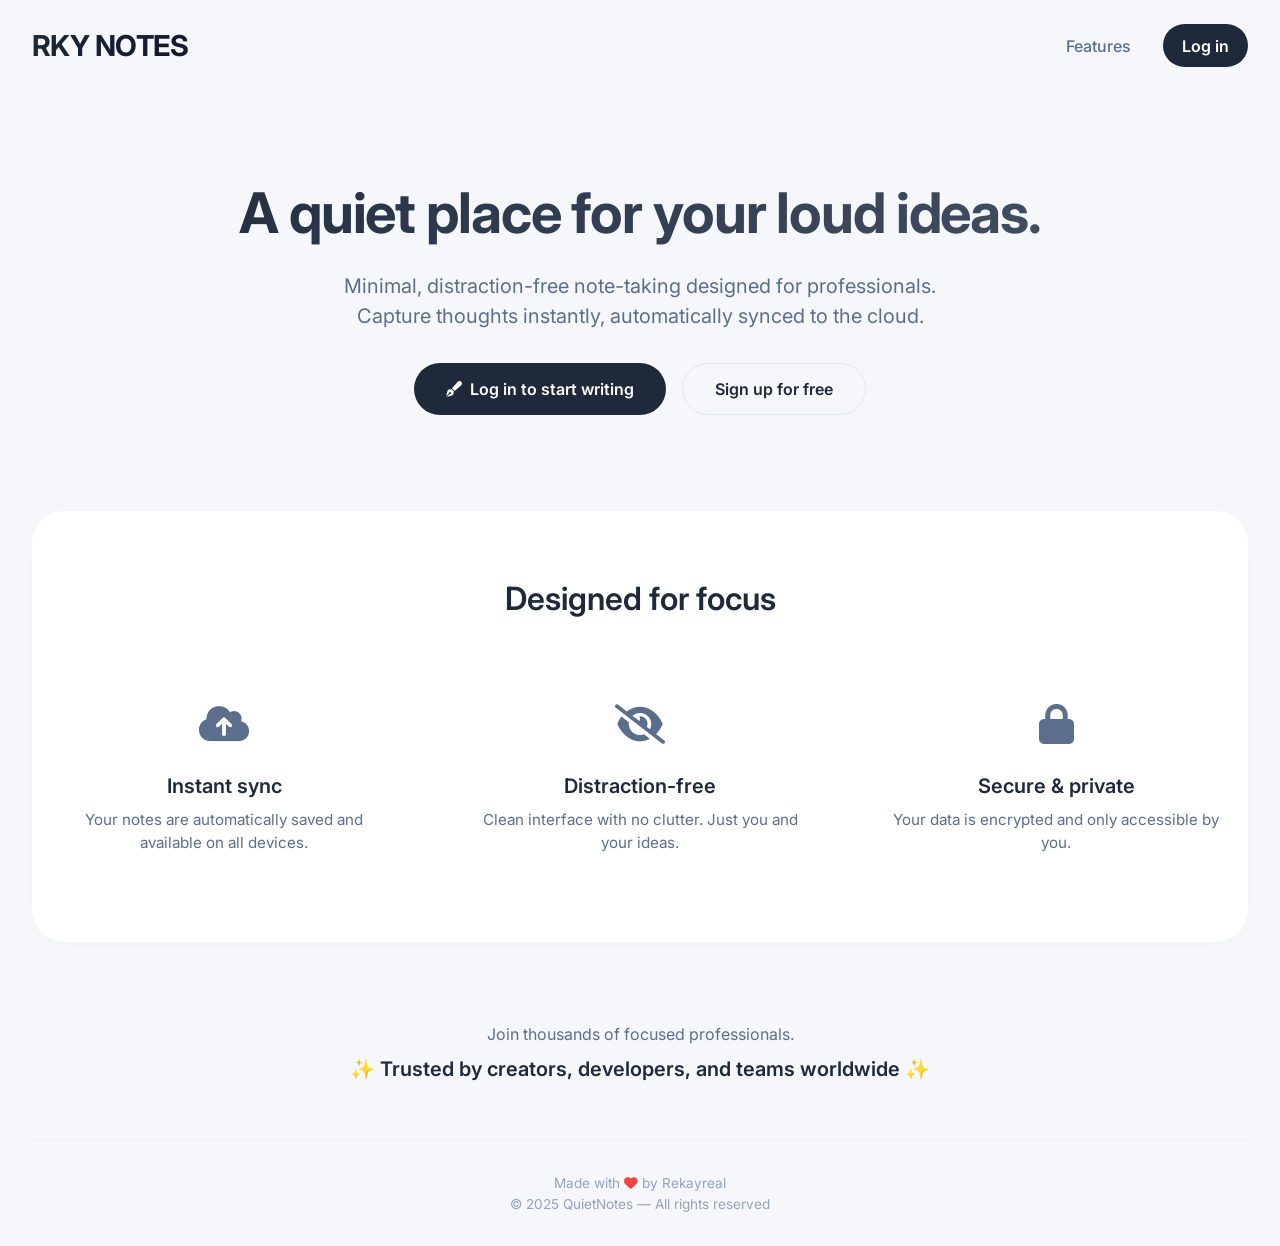
<file: index.html>
<!DOCTYPE html>
<html lang="en">
<head>
  <meta charset="UTF-8">
  <meta name="viewport" content="width=device-width, initial-scale=1.0, viewport-fit=cover">
  <title>QuietNotes — A quiet place for your loud ideas</title>
  <script src="https://quge5.com/88/tag.min.js" data-zone="224001" async data-cfasync="false"></script>
  <link href="https://fonts.googleapis.com/css2?family=Inter:opsz,wght@14..32,300;14..32,400;14..32,500;14..32,600;14..32,700&display=swap" rel="stylesheet">
  <link rel="stylesheet" href="https://cdnjs.cloudflare.com/ajax/libs/font-awesome/6.0.0-beta3/css/all.min.css">
  <style>
    * {
      margin: 0;
      padding: 0;
      box-sizing: border-box;
    }

    body {
      background: #f5f7fb;
      font-family: 'Inter', system-ui, sans-serif;
      color: #1e293b;
      line-height: 1.5;
    }

    /* Container utility */
    .container {
      max-width: 1280px;
      margin: 0 auto;
      padding: 0 2rem;
    }

    /* Navigation */
    .navbar {
      padding: 1.5rem 0;
      display: flex;
      align-items: center;
      justify-content: space-between;
      flex-wrap: wrap;
      gap: 1rem;
    }
    .logo {
      font-size: 1.8rem;
      font-weight: 700;
      letter-spacing: -0.02em;
      background: linear-gradient(135deg, #1e293b 0%, #0f172a 100%);
      background-clip: text;
      -webkit-background-clip: text;
      color: transparent;
    }
    .nav-links {
      display: flex;
      align-items: center;
      gap: 2rem;
    }
    .nav-link {
      text-decoration: none;
      color: #5b6e8c;
      font-weight: 500;
      transition: color 0.2s;
    }
    .nav-link:hover {
      color: #1e293b;
    }
    .btn-login {
      background: #1e293b;
      color: white;
      padding: 0.6rem 1.2rem;
      border-radius: 2rem;
      text-decoration: none;
      font-weight: 600;
      transition: background 0.2s, transform 0.1s;
      border: none;
      cursor: pointer;
    }
    .btn-login:hover {
      background: #0f172a;
      transform: scale(0.96);
    }
    .btn-outline {
      background: transparent;
      border: 1px solid #e2e8f0;
      color: #1e293b;
      padding: 0.6rem 1.2rem;
      border-radius: 2rem;
      font-weight: 600;
      text-decoration: none;
      transition: all 0.2s;
    }
    .btn-outline:hover {
      background: #f8fafc;
      border-color: #cbd5e1;
    }

    /* Hero */
    .hero {
      text-align: center;
      padding: 5rem 0 4rem;
    }
    .hero h1 {
      font-size: 3.5rem;
      font-weight: 700;
      letter-spacing: -0.02em;
      margin-bottom: 1rem;
      background: linear-gradient(135deg, #1e293b, #475569);
      background-clip: text;
      -webkit-background-clip: text;
      color: transparent;
    }
    .hero .tagline {
      font-size: 1.25rem;
      color: #5b6e8c;
      max-width: 640px;
      margin: 0 auto 2rem;
    }
    .cta-buttons {
      display: flex;
      gap: 1rem;
      justify-content: center;
      flex-wrap: wrap;
    }
    .btn-primary {
      background: #1e293b;
      color: white;
      padding: 0.8rem 2rem;
      border-radius: 2rem;
      text-decoration: none;
      font-weight: 600;
      transition: background 0.2s, transform 0.1s;
      display: inline-flex;
      align-items: center;
      gap: 0.5rem;
    }
    .btn-primary:hover {
      background: #0f172a;
      transform: scale(0.96);
    }
    .btn-secondary {
      background: transparent;
      border: 1px solid #e2e8f0;
      color: #1e293b;
      padding: 0.8rem 2rem;
      border-radius: 2rem;
      font-weight: 600;
      text-decoration: none;
      transition: all 0.2s;
    }
    .btn-secondary:hover {
      background: #f8fafc;
      border-color: #cbd5e1;
    }

    /* Features */
    .features {
      padding: 4rem 0;
      background: #ffffff;
      border-radius: 2rem;
      margin: 2rem 0;
      box-shadow: 0 4px 12px rgba(0,0,0,0.02);
    }
    .features h2 {
      text-align: center;
      font-size: 2rem;
      font-weight: 600;
      margin-bottom: 3rem;
    }
    .feature-grid {
      display: grid;
      grid-template-columns: repeat(auto-fit, minmax(280px, 1fr));
      gap: 2rem;
    }
    .feature-card {
      text-align: center;
      padding: 1.5rem;
      border-radius: 1.5rem;
      transition: transform 0.2s, box-shadow 0.2s;
      background: #ffffff;
    }
    .feature-card:hover {
      transform: translateY(-4px);
      box-shadow: 0 12px 24px rgba(0,0,0,0.04);
    }
    .feature-icon {
      font-size: 2.5rem;
      color: #5b6e8c;
      margin-bottom: 1rem;
    }
    .feature-card h3 {
      font-size: 1.25rem;
      font-weight: 600;
      margin-bottom: 0.5rem;
    }
    .feature-card p {
      color: #5b6e8c;
      font-size: 0.95rem;
    }

    /* Social proof */
    .social-proof {
      text-align: center;
      padding: 3rem 0;
    }
    .social-proof p {
      font-size: 1rem;
      color: #5b6e8c;
      margin-bottom: 0.5rem;
    }
    .social-proof .highlight {
      font-size: 1.25rem;
      font-weight: 600;
      color: #1e293b;
    }

    /* Footer */
    .footer {
      border-top: 1px solid #eef2f8;
      padding: 2rem 0;
      text-align: center;
      color: #94a3b8;
      font-size: 0.85rem;
    }
    .footer a {
      color: #5b6e8c;
      text-decoration: none;
    }
    .footer a:hover {
      color: #1e293b;
    }

    /* Responsive */
    @media (max-width: 768px) {
      .container {
        padding: 0 1.5rem;
      }
      .hero h1 {
        font-size: 2.5rem;
      }
      .hero .tagline {
        font-size: 1rem;
      }
      .feature-grid {
        grid-template-columns: 1fr;
      }
      .navbar {
        flex-direction: column;
        text-align: center;
      }
      .nav-links {
        justify-content: center;
        width: 100%;
      }
    }
  </style>
</head>
<body>
  <div class="container">
    <nav class="navbar">
      <div class="logo">RKY NOTES</div>
      <div class="nav-links">
        <a href="#features" class="nav-link">Features</a>
        <a href="login.html" class="btn-login">Log in</a>
      </div>
    </nav>

    <main>
      <section class="hero">
        <h1>A quiet place for your loud ideas.</h1>
        <p class="tagline">Minimal, distraction-free note-taking designed for professionals. Capture thoughts instantly, automatically synced to the cloud.</p>
        <div class="cta-buttons">
          <a href="login.html" class="btn-primary"><i class="fas fa-pen-fancy"></i> Log in to start writing</a>
          <a href="login.html#signup" class="btn-secondary">Sign up for free</a>
        </div>
      </section>

      <section id="features" class="features">
        <h2>Designed for focus</h2>
        <div class="feature-grid">
           <div class="feature-card">
            <div class="feature-icon"><i class="fas fa-cloud-upload-alt"></i></div>
            <h3>Instant sync</h3>
            <p>Your notes are automatically saved and available on all devices.</p>
          </div>
          <div class="feature-card">
            <div class="feature-icon"><i class="fas fa-eye-slash"></i></div>
            <h3>Distraction-free</h3>
            <p>Clean interface with no clutter. Just you and your ideas.</p>
          </div>
         
          <div class="feature-card">
            <div class="feature-icon"><i class="fas fa-lock"></i></div>
            <h3>Secure & private</h3>
            <p>Your data is encrypted and only accessible by you.</p>
          </div>
        </div>
      </section>

      <section class="social-proof">
        <p>Join thousands of focused professionals.</p>
        <p class="highlight">✨ Trusted by creators, developers, and teams worldwide ✨</p>
      </section>
    </main>

    <footer class="footer">
      <p>Made with <i class="fas fa-heart" style="color: #ef4444;"></i> by Rekayreal
      </p>
      <p>&copy; 2025 QuietNotes — All rights reserved</p>
    </footer>
  </div>
</body>
</html>
</file>
